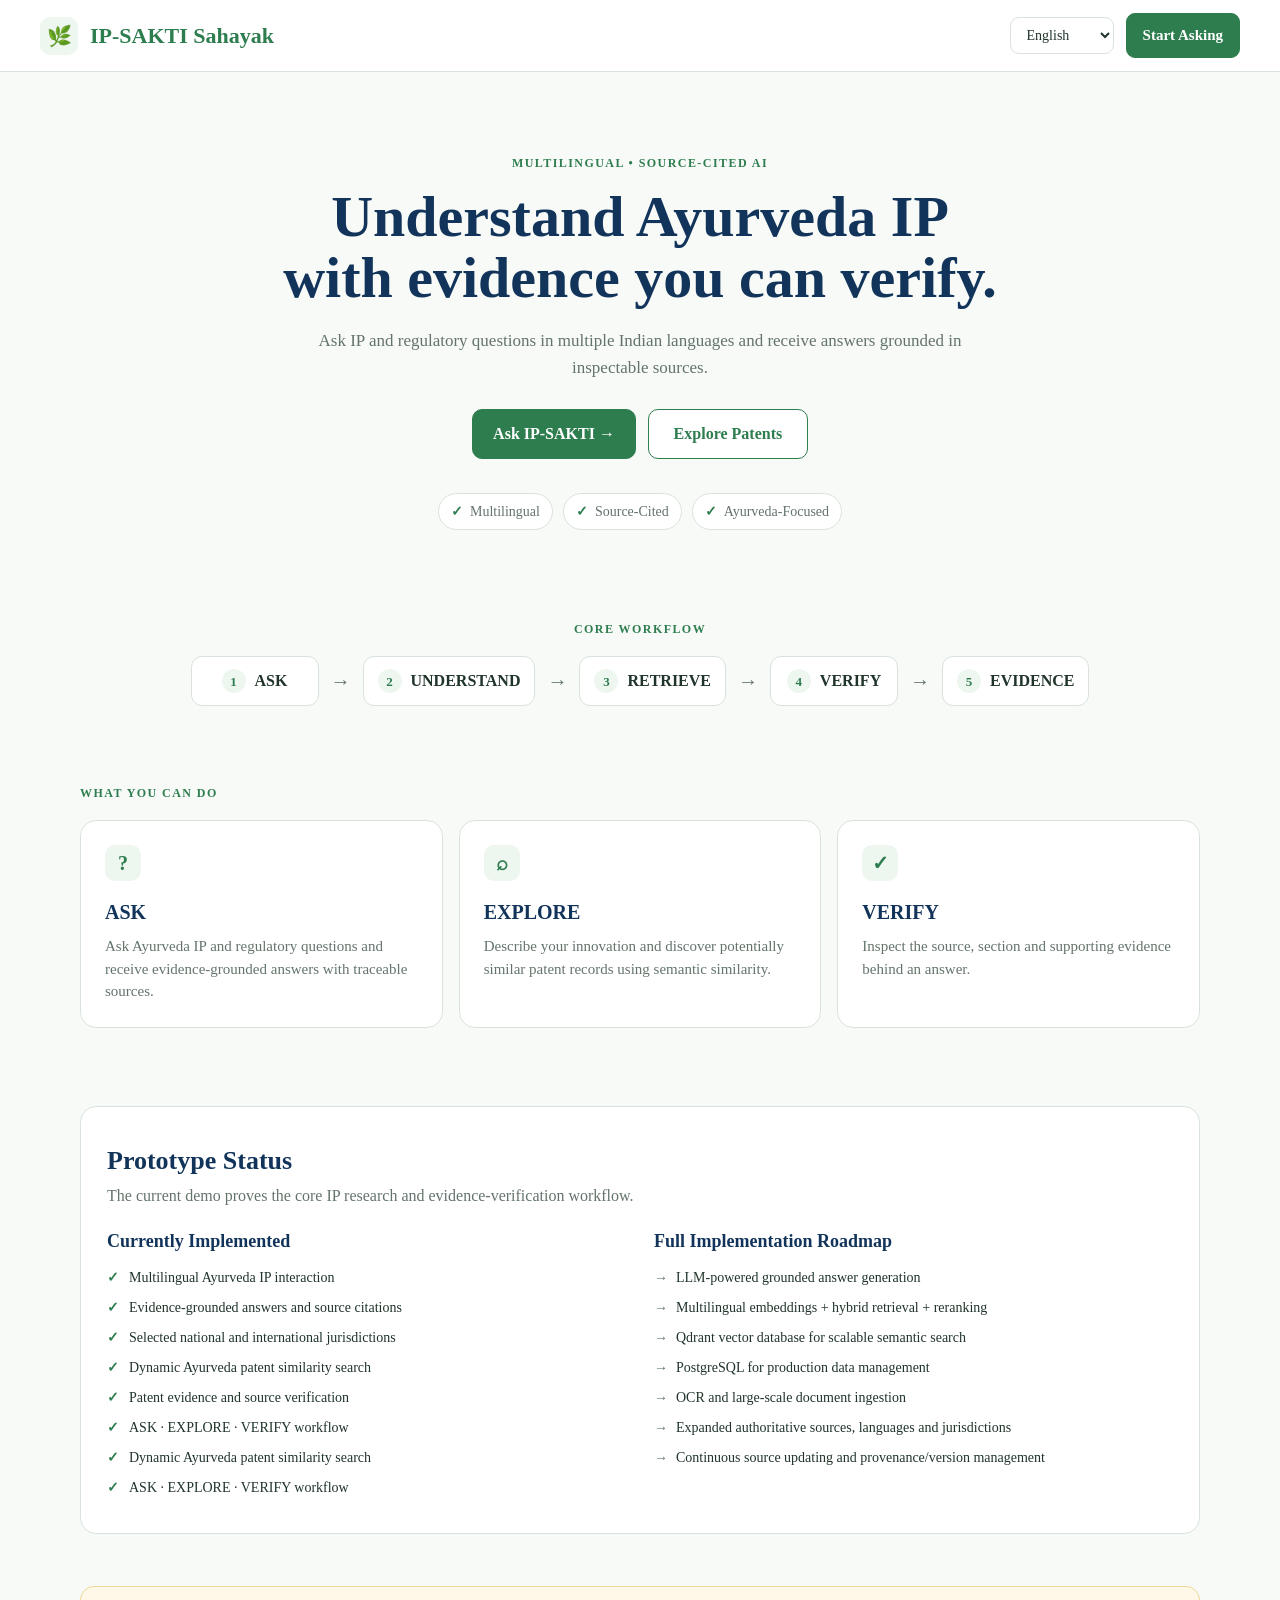
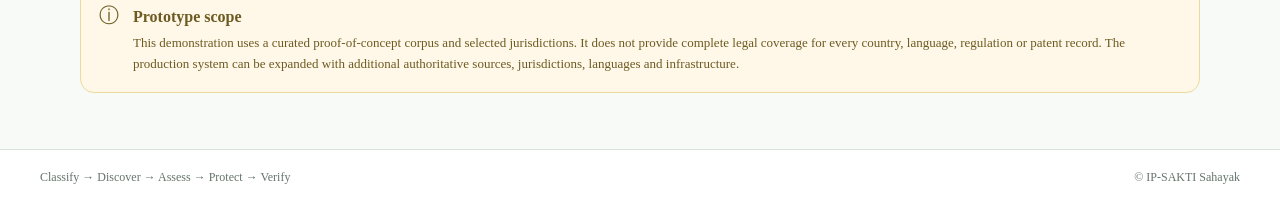
<file: static/landing.html>
<!DOCTYPE html>
<html lang="en">
<head>
    <meta charset="UTF-8">
    <meta name="viewport" content="width=device-width, initial-scale=1.0">
    <title>IP-SAKTI Sahayak</title>
    <link rel="stylesheet" href="/static/landing.css">
</head>

<body>

<header class="topbar">
    <a class="brand" href="/">
        <span class="brand-mark" aria-hidden="true">🌿</span>
        <span id="brandText">IP-SAKTI Sahayak</span>
    </a>

    <div class="top-actions">
        <label class="sr-only" for="landingLang" id="languageLabel">Language</label>
        <select id="landingLang" class="language-select" aria-label="Language">
            <option value="en">English</option>
            <option value="hi">हिंदी</option>
            <option value="mr">मराठी</option>
            <option value="bn">বাংলা</option>
            <option value="ta">தமிழ்</option>
            <option value="te">తెలుగు</option>
            <option value="kn">ಕನ್ನಡ</option>
            <option value="gu">ગુજરાતી</option>
            <option value="ml">മലയാളം</option>
            <option value="pa">ਪੰਜਾਬੀ</option>
            <option value="sa">संस्कृतम्</option>
        </select>
        <a href="/app" class="top-cta" id="topCta">
    Start Asking
</a>
    </div>
</header>

<main>

    <section class="hero">
        <div class="eyebrow" id="eyebrow">MULTILINGUAL • SOURCE-CITED AI</div>

        <h1 id="heroTitle">
            Understand Ayurveda IP<br>
            with evidence you can verify.
        </h1>

        <p class="hero-subtitle" id="heroSubtitle">
            Ask IP and regulatory questions in multiple Indian languages and
            receive answers grounded in inspectable sources.
        </p>
        <div class="hero-actions">
        <a href="/app" class="primary-cta" id="primaryCta">
    Ask IP-SAKTI <span aria-hidden="true">→</span>
</a>

<a href="/app" class="secondary-cta" id="secondaryCta">
    Explore Patents
</a>

</div>

        <div class="trust-strip" aria-label="Trust indicators">
            <div class="trust-item">
                <span class="trust-icon">✓</span>
                <span id="trust1">Multilingual</span>
            </div>
            <div class="trust-item">
                <span class="trust-icon">✓</span>
                <span id="trust2">Source-Cited</span>
            </div>
            <div class="trust-item">
                <span class="trust-icon">✓</span>
                <span id="trust3">Ayurveda-Focused</span>
            </div>
        </div>
    </section>

    <section class="workflow-section">
        <div class="section-label" id="workflowLabel">CORE WORKFLOW</div>

        <div class="workflow">
            <div class="workflow-step">
                <span class="step-number">1</span>
                <strong id="step1">ASK</strong>
            </div>
            <span class="workflow-arrow">→</span>

            <div class="workflow-step">
                <span class="step-number">2</span>
                <strong id="step2">UNDERSTAND</strong>
            </div>
            <span class="workflow-arrow">→</span>

            <div class="workflow-step">
                <span class="step-number">3</span>
                <strong id="step3">RETRIEVE</strong>
            </div>
            <span class="workflow-arrow">→</span>

            <div class="workflow-step">
                <span class="step-number">4</span>
                <strong id="step4">VERIFY</strong>
            </div>
            <span class="workflow-arrow">→</span>

            <div class="workflow-step">
                <span class="step-number">5</span>
                <strong id="step5">EVIDENCE</strong>
            </div>
        </div>
    </section>

    <section class="modes-section">
        <div class="section-label" id="modesLabel">WHAT YOU CAN DO</div>

        <div class="mode-grid">

            <article class="mode-card">
                <div class="mode-icon">?</div>
                <h2 id="askTitle">ASK</h2>
                <p id="askText">
                    Ask Ayurveda IP and regulatory questions and receive
                    evidence-grounded answers with traceable sources.
                </p>
            </article>

            <article class="mode-card">
                <div class="mode-icon">⌕</div>
                <h2 id="exploreTitle">EXPLORE</h2>
                <p id="exploreText">
                    Describe your innovation and discover potentially similar
                    patent records using semantic similarity.
                </p>
            </article>

            <article class="mode-card">
                <div class="mode-icon">✓</div>
                <h2 id="verifyTitle">VERIFY</h2>
                <p id="verifyText">
                    Inspect the source, section and supporting evidence behind
                    an answer.
                </p>
            </article>

        </div>
    </section>

        <section class="status-section">

    <div class="status-card">

        <h2 id="prototypeStatusTitle">
            Prototype Status
        </h2>

        <p id="prototypeDescription">
            The current demo proves the core IP research and evidence-verification workflow.
        </p>

        <div class="status-columns">

            <div>
                <h3 id="implementedTitle">
                    Currently Implemented
                </h3>

                <ul>

                    <li id="implemented1">
                        Multilingual Ayurveda IP interaction across 11 supported languages
                    </li>

                    <li id="implemented2">
                        Jurisdiction-aware IP and regulatory retrieval
                    </li>

                    <li id="implemented3">
                        Evidence-grounded answers with traceable source citations
                    </li>

                    <li id="implemented4">
                        Curated India, UK, US and WIPO knowledge sources
                    </li>

                    <li id="implemented5">
                        User PDF upload, text extraction and indexing
                    </li>

                    <li id="implemented6">
                        Short evidence excerpts with source verification and View Source
                    </li>

                    <li id="implemented7">
                        Dynamic Ayurveda patent similarity search
                    </li>

                    <li id="implemented8">
                        ASK · EXPLORE · VERIFY workflow
                    </li>

                </ul>

            </div>


            <div>

                <h3 id="roadmapTitle">
                    Full Implementation Roadmap
                </h3>

                <ul class="roadmap-list">

                    <li id="roadmap1">
                        LLM-powered grounded answer generation and synthesis
                    </li>

                    <li id="roadmap2">
                        Multilingual embeddings with hybrid retrieval and advanced reranking
                    </li>

                    <li id="roadmap3">
                        Qdrant vector database for scalable semantic search
                    </li>

                    <li id="roadmap4">
                        PostgreSQL for production-grade document and user data management
                    </li>

                    <li id="roadmap5">
                        OCR and large-scale document ingestion for scanned sources
                    </li>

                    <li id="roadmap6">
                        Expanded authoritative sources, languages and jurisdictions
                    </li>

                    <li id="roadmap7">
                        Continuous source updating and provenance/version management
                    </li>

                </ul>

            </div>

        </div>

    </div>

</section>
    <section class="limitation">
        <div class="limitation-icon">ⓘ</div>
        <div>
            <strong id="limitationTitle">Prototype scope</strong>
            <p id="limitationText">
                This demonstration uses a curated proof-of-concept corpus and
                selected jurisdictions. It does not provide complete legal
                coverage for every country, language, regulation or patent
                record. The production system can be expanded with additional
                authoritative sources, jurisdictions, languages and infrastructure.
            </p>
        </div>
    </section>

</main>

<footer class="footer">
    <span id="footerWorkflow">Classify → Discover → Assess → Protect → Verify</span>
    <span>© IP-SAKTI Sahayak</span>
</footer>
<script src="/static/landing.js?v=3"></script>

<script>
    console.log("INLINE LANDING TEST");
</script>
</body>
</html>
</file>
<file: static/landing.css>
:root {
    --green: #2E7D4F;
    --green-dark: #23613d;
    --navy: #12345B;
    --bg: #F7FAF7;
    --card: #FFFFFF;
    --border: #D9E3DB;
    --text: #20342A;
    --muted: #64746B;
    --soft: #EEF6F0;
    --warn-bg: #FFF8E8;
    --warn-border: #ECD99C;
}

* {
    box-sizing: border-box;
}

html {
    scroll-behavior: smooth;
}

body {
    margin: 0;
    background: var(--bg);
    color: var(--text);
    font-family: "Times New Roman", Times, serif;
    font-size: 16px;
    line-height: 1.5;
}

a {
    text-decoration: none;
}

.topbar {
    min-height: 72px;
    background: var(--card);
    border-bottom: 1px solid var(--border);
    display: flex;
    align-items: center;
    justify-content: space-between;
    padding: 0 40px;
}

.brand {
    display: inline-flex;
    align-items: center;
    gap: 12px;
    color: var(--green);
    font-size: 22px;
    font-weight: 700;
}

.brand-mark {
    width: 38px;
    height: 38px;
    display: inline-flex;
    align-items: center;
    justify-content: center;
    border-radius: 10px;
    background: var(--soft);
    font-size: 20px;
}

.top-actions {
    display: flex;
    align-items: center;
    gap: 12px;
}

.language-select {
    border: 1px solid var(--border);
    background: white;
    border-radius: 9px;
    padding: 9px 12px;
    font: inherit;
    font-size: 14px;
    color: var(--text);
    cursor: pointer;
}

.top-cta,
.primary-cta {
    background: var(--green);
    color: white;
    border: 1px solid var(--green);
    border-radius: 9px;
    padding: 10px 16px;
    font-size: 15px;
    font-weight: 700;
}

.top-cta:hover,
.primary-cta:hover {
    background: var(--green-dark);
    border-color: var(--green-dark);
}

main {
    width: min(1120px, calc(100% - 40px));
    margin: 0 auto;
}

.hero {
    text-align: center;
    padding: 82px 0 64px;
}

.eyebrow,
.section-label {
    color: var(--green);
    font-size: 12px;
    font-weight: 700;
    letter-spacing: 0.12em;
}

.hero h1 {
    color: var(--navy);
    margin: 14px 0 18px;
    font-size: clamp(38px, 5vw, 58px);
    line-height: 1.06;
    font-weight: 700;
}

.hero-subtitle {
    width: min(700px, 100%);
    margin: 0 auto;
    color: var(--muted);
    font-size: 17px;
    line-height: 1.6;
}

.hero-actions {
    margin-top: 28px;
    display: flex;
    justify-content: center;
    gap: 12px;
    flex-wrap: wrap;
}

.primary-cta,
.secondary-cta {
    min-width: 160px;
    text-align: center;
    border-radius: 10px;
    padding: 12px 20px;
    font-size: 16px;
    font-weight: 700;
}

.secondary-cta {
    background: white;
    color: var(--green);
    border: 1px solid var(--green);
}

.secondary-cta:hover {
    background: var(--soft);
}

.trust-strip {
    display: flex;
    justify-content: center;
    gap: 10px;
    flex-wrap: wrap;
    margin-top: 34px;
}

.trust-item {
    display: inline-flex;
    align-items: center;
    gap: 7px;
    border: 1px solid var(--border);
    background: white;
    border-radius: 999px;
    padding: 7px 12px;
    color: var(--muted);
    font-size: 14px;
}

.trust-icon {
    color: var(--green);
    font-weight: 700;
}

.workflow-section,
.modes-section,
.status-section {
    padding: 26px 0 52px;
}

.workflow-section {
    text-align: center;
}

.workflow {
    margin-top: 18px;
    display: flex;
    align-items: center;
    justify-content: center;
    gap: 12px;
    flex-wrap: wrap;
}

.workflow-step {
    min-width: 128px;
    display: flex;
    align-items: center;
    justify-content: center;
    gap: 9px;
    border: 1px solid var(--border);
    background: white;
    border-radius: 11px;
    padding: 12px 14px;
}

.step-number {
    width: 24px;
    height: 24px;
    display: inline-flex;
    align-items: center;
    justify-content: center;
    border-radius: 50%;
    background: var(--soft);
    color: var(--green);
    font-size: 13px;
    font-weight: 700;
}

.workflow-arrow {
    color: var(--muted);
    font-size: 20px;
}

.mode-grid {
    margin-top: 18px;
    display: grid;
    grid-template-columns: repeat(3, minmax(0, 1fr));
    gap: 16px;
}

.mode-card,
.status-card {
    background: white;
    border: 1px solid var(--border);
    border-radius: 16px;
}

.mode-card {
    padding: 24px;
}

.mode-icon {
    width: 36px;
    height: 36px;
    border-radius: 10px;
    display: inline-flex;
    align-items: center;
    justify-content: center;
    background: var(--soft);
    color: var(--green);
    font-size: 20px;
    font-weight: 700;
}

.mode-card h2 {
    color: var(--navy);
    margin: 16px 0 8px;
    font-size: 20px;
}

.mode-card p {
    margin: 0;
    color: var(--muted);
    font-size: 15px;
}

.status-card {
    padding: 26px;
}

.status-card h2 {
    margin: 8px 0 4px;
    color: var(--navy);
    font-size: 26px;
}

.status-card > p {
    margin: 0 0 20px;
    color: var(--muted);
}

.status-columns {
    display: grid;
    grid-template-columns: repeat(2, minmax(0, 1fr));
    gap: 28px;
}

.status-columns h3 {
    margin: 0 0 12px;
    color: var(--navy);
    font-size: 18px;
}

.status-columns ul {
    margin: 0;
    padding: 0;
    list-style: none;
}

.status-columns li {
    position: relative;
    padding-left: 22px;
    margin: 9px 0;
    font-size: 14px;
}

.status-columns li::before {
    position: absolute;
    left: 0;
    top: 0;
    color: var(--green);
    font-weight: 700;
    content: "✓";
}

.status-columns .roadmap-list li::before {
    content: "→";
    color: var(--muted);
}

.limitation {
    margin: 0 0 56px;
    display: flex;
    gap: 14px;
    align-items: flex-start;
    border: 1px solid var(--warn-border);
    background: var(--warn-bg);
    border-radius: 14px;
    padding: 18px;
    color: #6C5A22;
}

.limitation-icon {
    font-size: 20px;
    line-height: 1;
}

.limitation strong {
    display: block;
    margin-bottom: 4px;
}

.limitation p {
    margin: 0;
    font-size: 13px;
    line-height: 1.6;
}

.footer {
    border-top: 1px solid var(--border);
    background: white;
    padding: 18px 40px;
    display: flex;
    justify-content: space-between;
    gap: 16px;
    color: var(--muted);
    font-size: 12px;
}

.sr-only {
    position: absolute;
    width: 1px;
    height: 1px;
    padding: 0;
    margin: -1px;
    overflow: hidden;
    clip: rect(0, 0, 0, 0);
    border: 0;
}

@media (max-width: 820px) {
    .topbar {
        padding: 0 18px;
    }

    .top-cta {
        display: none;
    }

    .mode-grid,
    .status-columns {
        grid-template-columns: 1fr;
    }

    .hero {
        padding: 64px 0 48px;
    }

    .workflow-arrow {
        display: none;
    }
}

@media (max-width: 560px) {
    main {
        width: min(100% - 28px, 1120px);
    }

    .brand {
        font-size: 18px;
    }

    .brand-mark {
        width: 34px;
        height: 34px;
    }

    .hero h1 {
        font-size: 38px;
    }

    .hero-subtitle {
        font-size: 16px;
    }

    .footer {
        padding: 16px 18px;
        flex-direction: column;
    }
}
</file>
